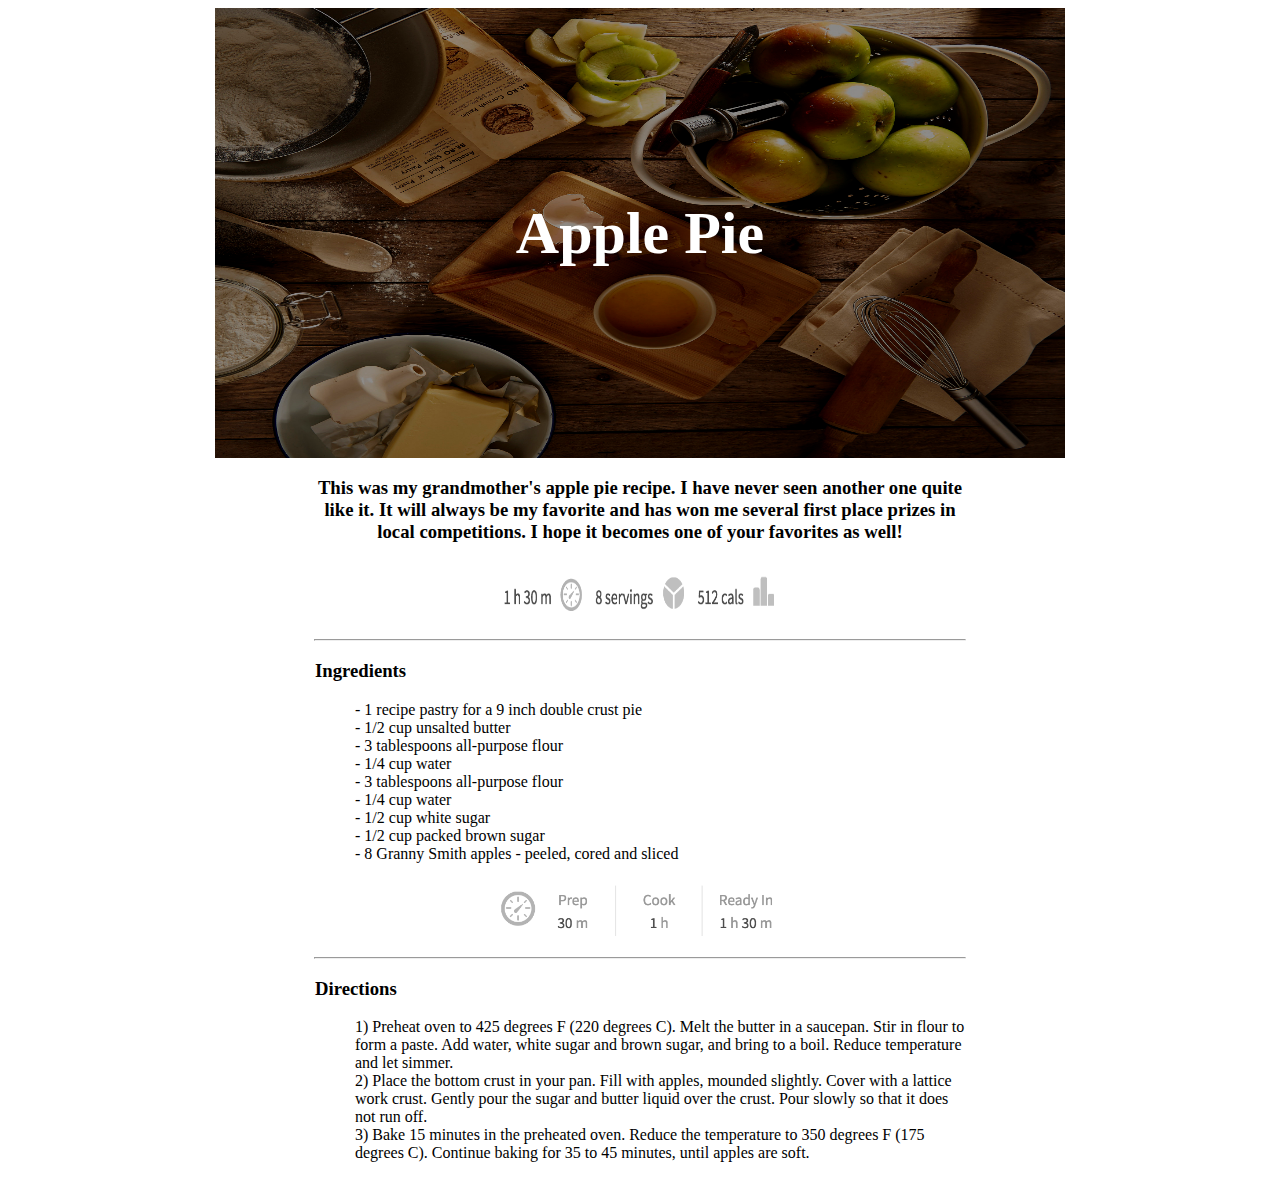
<file: starter-code/apple-pie-starter-code/index.html>
<!DOCTYPE html>
<html lang="en">
<head>
	<title>Apple Pie Recipe</title>
	<link rel="stylesheet" type="text/css" href="css/main.css">
</head>
<body>

	<div class=pic>Apple Pie</div>

	<div class=container>

		<h3>This was my grandmother's apple pie recipe. I have never seen another one
			quite like it. It will always be my favorite and has won me several first place
			prizes in local competitions. I hope it becomes one of your favorites as well!</h3>

			<img src="images/recipe-info.png">
			
		</div>

		<hr>

		<div class=container2>

			<h3>Ingredients</h3>

			<ul class=ul1>
				<li>1 recipe pastry for a 9 inch double crust pie</li>
				<li>1/2 cup unsalted butter</li>
				<li>3 tablespoons all-purpose flour</li>
				<li>1/4 cup water</li>
				<li>3 tablespoons all-purpose flour</li>
				<li>1/4 cup water</li>
				<li>1/2 cup white sugar</li>
				<li>1/2 cup packed brown sugar</li>
				<li>8 Granny Smith apples - peeled, cored and sliced</li>
			</ul>
			<img src="images/cooking-info.png">
		</div>

		<hr>

		<div class=container2>

			<h3>Directions</h3>

			<ul class=ul2>
				<li>Preheat oven to 425 degrees F (220 degrees C). Melt the butter in a saucepan. Stir in
					flour to form a paste. Add water, white sugar and brown sugar, and bring to a boil. Reduce
					temperature and let simmer.</li>

					<li>Place the bottom crust in your pan. Fill with apples, mounded slightly. Cover with a
						lattice work crust. Gently pour the sugar and butter liquid over the crust. Pour slowly so
						that it does not run off.</li>

						<li>Bake 15 minutes in the preheated oven. Reduce the temperature to 350 degrees F (175
							degrees C). Continue baking for 35 to 45 minutes, until apples are soft.</li>
						</ul>
					</div>

					<br>

				</body>
				</html>
</file>
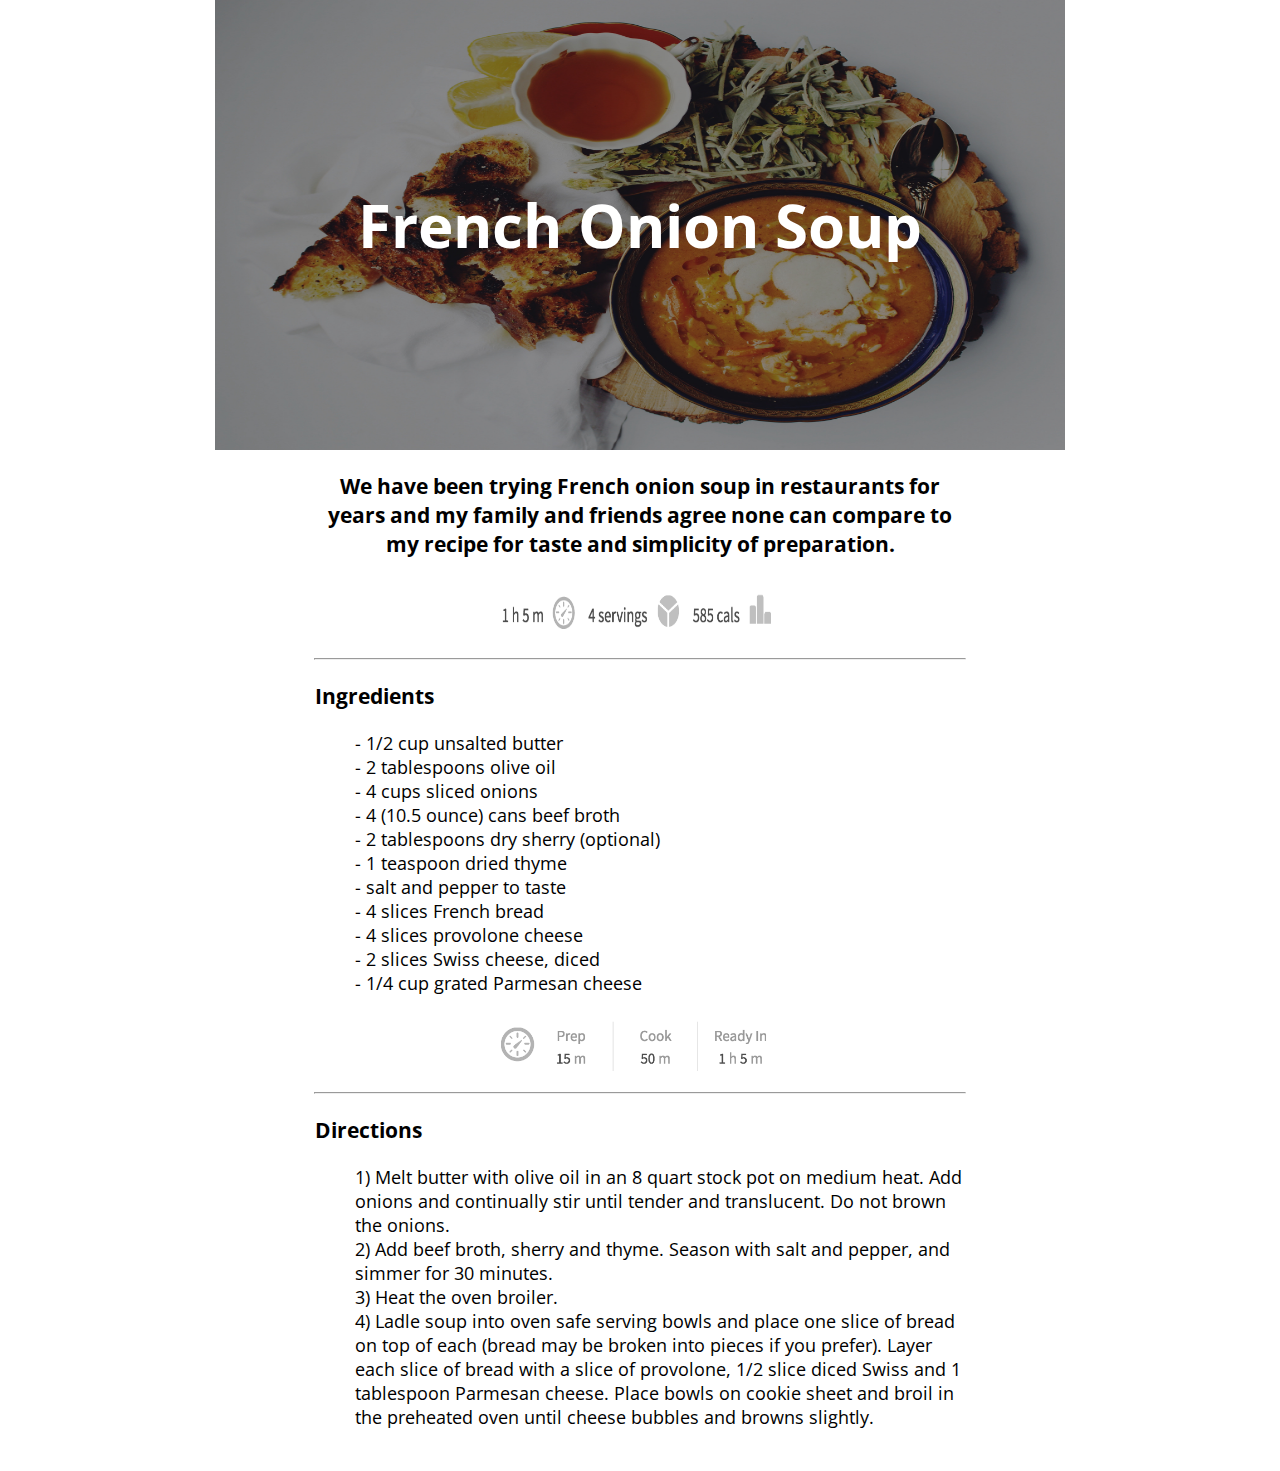
<file: starter-code/french-onion-soup-starter-code/index.html>
<!DOCTYPE html>
<html lang="en">
<head>
	<title>French Onion Soup Recipe</title>
	<!-- Google fonts gives us access to the Open Sans Font -->
	<!-- Google fonts is also awesome! Make sure to check it out -->
	<link href="https://fonts.googleapis.com/css?family=Open+Sans:300,600" rel="stylesheet">
	<link rel="stylesheet" type="text/css" href="css/main.css">
</head>
<body>

	<div class=pic>French Onion Soup</div>

	<div class=container>

		<h3> We have been trying French onion soup in restaurants for years and my family
			and friends agree none can compare to my recipe for taste and simplicity of
			preparation.</h3>

			<img src="images/recipe-info.png">
			
		</div>

		<hr>

		<div class=container2>

			<h3>Ingredients</h3>

			<ul class=ul1>
				<li>1/2 cup unsalted butter
					<li>2 tablespoons olive oil</li>
					<li>4 cups sliced onions</li>
					<li>4 (10.5 ounce) cans beef broth</li>
					<li>2 tablespoons dry sherry (optional)</li>
					<li>1 teaspoon dried thyme</li>
					<li>salt and pepper to taste</li>
					<li>4 slices French bread</li>
					<li>4 slices provolone cheese</li>
					<li>2 slices Swiss cheese, diced</li>
					<li>1/4 cup grated Parmesan cheese</li>
				</ul>
				<img src="images/cooking-info.png">
			</div>

			<hr>

			<div class=container2>

				<h3>Directions</h3>

				<ul class=ul2>
					<li>Melt butter with olive oil in an 8 quart stock pot on medium heat. Add onions and
						continually stir until tender and translucent. Do not brown the onions.

						<li>Add beef broth, sherry and thyme. Season with salt and pepper, and simmer for 30
							minutes.</li>

							<li>Heat the oven broiler.</li></li>

							<li>Ladle soup into oven safe serving bowls and place one slice of bread on top of each
								(bread may be broken into pieces if you prefer). Layer each slice of bread with a slice of
								provolone, 1/2 slice diced Swiss and 1 tablespoon Parmesan cheese. Place bowls on
								cookie sheet and broil in the preheated oven until cheese bubbles and browns slightly.</li>
							</ul>
						</div>

						<br>

					</body>
					</html>
</file>
<file: starter-code/french-onion-soup-starter-code/css/main.css>
/*Some necessary adjustments*/
h1, body, html, main {
  margin: 0;
}
/*Import the font and set the default size*/
html {
  font-family: 'Open Sans', sans-serif;
  font-size: 18px
}

hr {
	width: 650px;
}

img{
	display: block;
	margin: auto;
	width: 300px;
	height: 70px;
}

.ul1 {
    list-style-type: none;
  }

.ul1 li:before {
    content: " - ";
  }

.ul2 {
	counter-reset: list;
}

.ul2 {
    list-style-type: none;
  }

.ul2 li:before {
    content: counter(list, decimal) ") ";
    counter-increment: list;
  }

.container {
	text-align: center;
	margin: auto;
	width: 650px;
}

.container2 {
	margin: auto;
	width: 650px;
}

.pic {
	text-align: center;
	color: white;
	font-size: 60px;
	font-weight: bold;
	background: url(../images/soup.jpg);
	background-size: 850px 450px;
	background-repeat: no-repeat;
	background-position: center;
	line-height: 450px;
	}
</file>
<file: starter-code/apple-pie-starter-code/css/main.css>
hr {
	width: 650px;
}

img{
	display: block;
	margin: auto;
	width: 300px;
	height: 70px;
}

.ul1 {
    list-style-type: none;
  }

.ul1 li:before {
    content: " - ";
  }

.ul2 {
	counter-reset: list;
}

.ul2 {
    list-style-type: none;
  }

.ul2 li:before {
    content: counter(list, decimal) ") ";
    counter-increment: list;
  }

.container {
	text-align: center;
	margin: auto;
	width: 650px;
}

.container2 {
	margin: auto;
	width: 650px;
}

.pic {
	text-align: center;
	font-weight: bold;
	color: white;
	font-size: 60px;
	background: url(../images/apple-pie.jpg);
	background-size: 850px 450px;
	background-repeat: no-repeat;
	background-position: center;
	line-height: 450px;
	}
</file>
